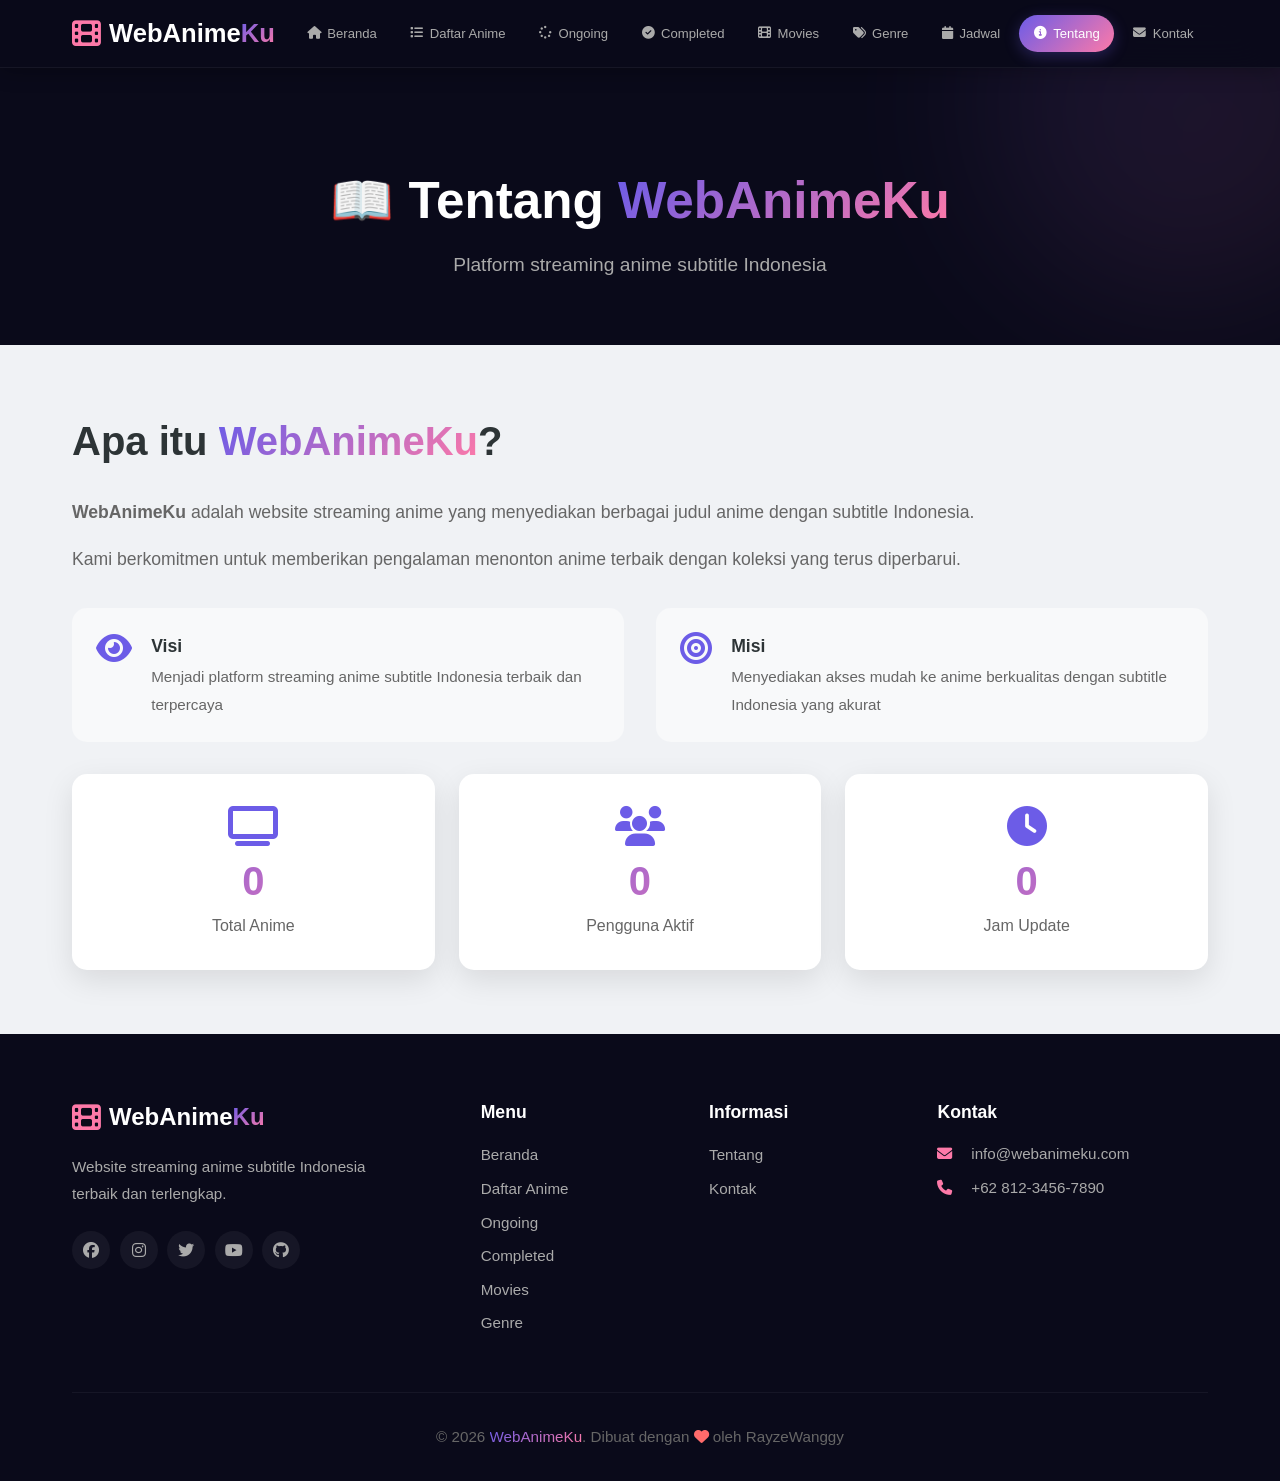
<file: about.html>
<!DOCTYPE html>
<html lang="id">
<head>
    <meta charset="UTF-8">
    <meta name="viewport" content="width=device-width, initial-scale=1.0">
    <title>Tentang - WebAnimeKu</title>
    <link rel="stylesheet" href="style.css">
    <link rel="stylesheet" href="https://cdnjs.cloudflare.com/ajax/libs/font-awesome/6.5.0/css/all.min.css">
</head>
<body>
    <nav class="navbar">
        <div class="container">
            <div class="logo">
                <i class="fas fa-film"></i>
                <span>WebAnime<span class="gradient-text">Ku</span></span>
            </div>
            <ul class="nav-menu">
                <li><a href="index.html"><i class="fas fa-home"></i> Beranda</a></li>
                <li><a href="anime-list.html"><i class="fas fa-list"></i> Daftar Anime</a></li>
                <li><a href="ongoing.html"><i class="fas fa-spinner"></i> Ongoing</a></li>
                <li><a href="completed.html"><i class="fas fa-check-circle"></i> Completed</a></li>
                <li><a href="movies.html"><i class="fas fa-film"></i> Movies</a></li>
                <li><a href="genre.html"><i class="fas fa-tags"></i> Genre</a></li>
                <li><a href="schedule.html"><i class="fas fa-calendar"></i> Jadwal</a></li>
                <li><a href="about.html" class="active"><i class="fas fa-info-circle"></i> Tentang</a></li>
                <li><a href="contact.html"><i class="fas fa-envelope"></i> Kontak</a></li>
            </ul>
            <div class="hamburger">
                <span></span>
                <span></span>
                <span></span>
            </div>
        </div>
    </nav>

    <section class="page-header">
        <div class="container">
            <h1>📖 Tentang <span class="gradient-text">WebAnimeKu</span></h1>
            <p>Platform streaming anime subtitle Indonesia</p>
        </div>
    </section>

    <section class="about-content">
        <div class="container">
            <div class="about-grid">
                <div class="about-text">
                    <h2>Apa itu <span class="gradient-text">WebAnimeKu</span>?</h2>
                    <p><strong>WebAnimeKu</strong> adalah website streaming anime yang menyediakan berbagai judul anime dengan subtitle Indonesia.</p>
                    <p>Kami berkomitmen untuk memberikan pengalaman menonton anime terbaik dengan koleksi yang terus diperbarui.</p>
                    
                    <div class="about-mission">
                        <div class="mission-item">
                            <i class="fas fa-eye"></i>
                            <div>
                                <h4>Visi</h4>
                                <p>Menjadi platform streaming anime subtitle Indonesia terbaik dan terpercaya</p>
                            </div>
                        </div>
                        <div class="mission-item">
                            <i class="fas fa-bullseye"></i>
                            <div>
                                <h4>Misi</h4>
                                <p>Menyediakan akses mudah ke anime berkualitas dengan subtitle Indonesia yang akurat</p>
                            </div>
                        </div>
                    </div>

                    <div class="about-stats">
                        <div class="stat-card">
                            <i class="fas fa-tv"></i>
                            <span class="number" data-target="500">0</span>
                            <span>Total Anime</span>
                        </div>
                        <div class="stat-card">
                            <i class="fas fa-users"></i>
                            <span class="number" data-target="1000">0</span>
                            <span>Pengguna Aktif</span>
                        </div>
                        <div class="stat-card">
                            <i class="fas fa-clock"></i>
                            <span class="number" data-target="24">0</span>
                            <span>Jam Update</span>
                        </div>
                    </div>
                </div>
            </div>
        </div>
    </section>

    <footer>
        <div class="container">
            <div class="footer-grid">
                <div class="footer-about">
                    <div class="logo">
                        <i class="fas fa-film"></i>
                        <span>WebAnime<span class="gradient-text">Ku</span></span>
                    </div>
                    <p>Website streaming anime subtitle Indonesia terbaik dan terlengkap.</p>
                    <div class="social-links">
                        <a href="#"><i class="fab fa-facebook"></i></a>
                        <a href="#"><i class="fab fa-instagram"></i></a>
                        <a href="#"><i class="fab fa-twitter"></i></a>
                        <a href="#"><i class="fab fa-youtube"></i></a>
                        <a href="#"><i class="fab fa-github"></i></a>
                    </div>
                </div>
                <div class="footer-links">
                    <h4>Menu</h4>
                    <ul>
                        <li><a href="index.html">Beranda</a></li>
                        <li><a href="anime-list.html">Daftar Anime</a></li>
                        <li><a href="ongoing.html">Ongoing</a></li>
                        <li><a href="completed.html">Completed</a></li>
                        <li><a href="movies.html">Movies</a></li>
                        <li><a href="genre.html">Genre</a></li>
                    </ul>
                </div>
                <div class="footer-links">
                    <h4>Informasi</h4>
                    <ul>
                        <li><a href="about.html">Tentang</a></li>
                        <li><a href="contact.html">Kontak</a></li>
                    </ul>
                </div>
                <div class="footer-contact">
                    <h4>Kontak</h4>
                    <p><i class="fas fa-envelope"></i> info@webanimeku.com</p>
                    <p><i class="fas fa-phone"></i> +62 812-3456-7890</p>
                </div>
            </div>
            <div class="footer-bottom">
                <p>&copy; 2026 <span class="gradient-text">WebAnimeKu</span>. Dibuat dengan <i class="fas fa-heart" style="color: #ff6b6b;"></i> oleh RayzeWanggy</p>
            </div>
        </div>
    </footer>

    <script src="script.js"></script>
</body>
</html>
</file>
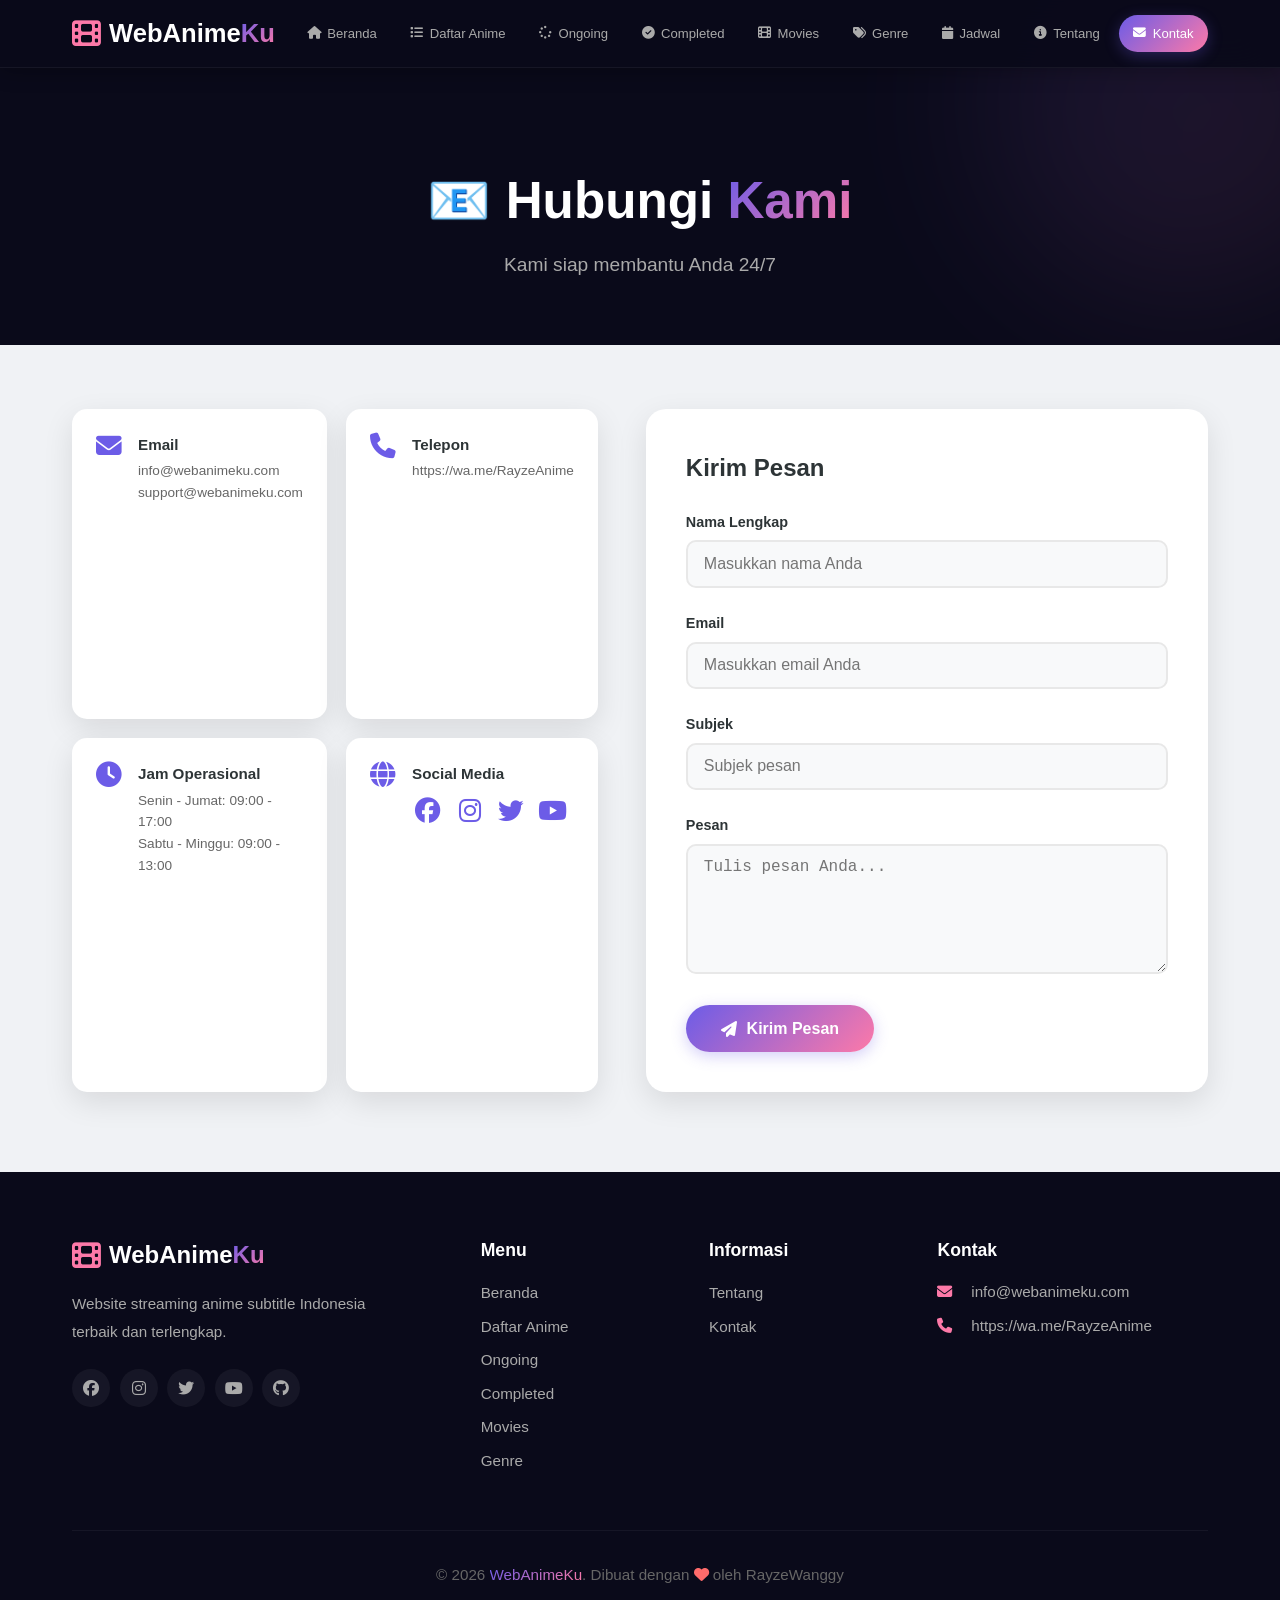
<file: contact.html>
<!DOCTYPE html>
<html lang="id">
<head>
    <meta charset="UTF-8">
    <meta name="viewport" content="width=device-width, initial-scale=1.0">
    <title>Kontak - WebAnimeKu</title>
    <link rel="stylesheet" href="style.css">
    <link rel="stylesheet" href="https://cdnjs.cloudflare.com/ajax/libs/font-awesome/6.5.0/css/all.min.css">
</head>
<body>
    <nav class="navbar">
        <div class="container">
            <div class="logo">
                <i class="fas fa-film"></i>
                <span>WebAnime<span class="gradient-text">Ku</span></span>
            </div>
            <ul class="nav-menu">
                <li><a href="index.html"><i class="fas fa-home"></i> Beranda</a></li>
                <li><a href="anime-list.html"><i class="fas fa-list"></i> Daftar Anime</a></li>
                <li><a href="ongoing.html"><i class="fas fa-spinner"></i> Ongoing</a></li>
                <li><a href="completed.html"><i class="fas fa-check-circle"></i> Completed</a></li>
                <li><a href="movies.html"><i class="fas fa-film"></i> Movies</a></li>
                <li><a href="genre.html"><i class="fas fa-tags"></i> Genre</a></li>
                <li><a href="schedule.html"><i class="fas fa-calendar"></i> Jadwal</a></li>
                <li><a href="about.html"><i class="fas fa-info-circle"></i> Tentang</a></li>
                <li><a href="contact.html" class="active"><i class="fas fa-envelope"></i> Kontak</a></li>
            </ul>
            <div class="hamburger">
                <span></span>
                <span></span>
                <span></span>
            </div>
        </div>
    </nav>

    <section class="page-header">
        <div class="container">
            <h1>📧 Hubungi <span class="gradient-text">Kami</span></h1>
            <p>Kami siap membantu Anda 24/7</p>
        </div>
    </section>

    <section class="contact-section">
        <div class="container">
            <div class="contact-grid">
                <div class="contact-info">
                    <div class="info-card">
                        <i class="fas fa-envelope"></i>
                        <div>
                            <h4>Email</h4>
                            <p>info@webanimeku.com</p>
                            <p>support@webanimeku.com</p>
                        </div>
                    </div>
                    <div class="info-card">
                        <i class="fas fa-phone"></i>
                        <div>
                            <h4>Telepon</h4>
                            <phttps://wa.me/RayzeAnime</p>
                            <p>https://wa.me/RayzeAnime</p>
                        </div>
                    </div>
                    <div class="info-card">
                        <i class="fas fa-clock"></i>
                        <div>
                            <h4>Jam Operasional</h4>
                            <p>Senin - Jumat: 09:00 - 17:00</p>
                            <p>Sabtu - Minggu: 09:00 - 13:00</p>
                        </div>
                    </div>
                    <div class="info-card">
                        <i class="fas fa-globe"></i>
                        <div>
                            <h4>Social Media</h4>
                            <div class="social-links" style="margin-top: 0.5rem;">
                                <a href="#"><i class="fab fa-facebook"></i></a>
                                <a href="#"><i class="fab fa-instagram"></i></a>
                                <a href="#"><i class="fab fa-twitter"></i></a>
                                <a href="#"><i class="fab fa-youtube"></i></a>
                            </div>
                        </div>
                    </div>
                </div>
                <div class="contact-form-wrapper">
                    <form class="contact-form" onsubmit="return handleSubmit(event)">
                        <h3>Kirim Pesan</h3>
                        <div class="form-group">
                            <label>Nama Lengkap</label>
                            <input type="text" placeholder="Masukkan nama Anda" required>
                        </div>
                        <div class="form-group">
                            <label>Email</label>
                            <input type="email" placeholder="Masukkan email Anda" required>
                        </div>
                        <div class="form-group">
                            <label>Subjek</label>
                            <input type="text" placeholder="Subjek pesan" required>
                        </div>
                        <div class="form-group">
                            <label>Pesan</label>
                            <textarea placeholder="Tulis pesan Anda..." required></textarea>
                        </div>
                        <button type="submit" class="btn-primary">
                            <i class="fas fa-paper-plane"></i> Kirim Pesan
                        </button>
                    </form>
                </div>
            </div>
        </div>
    </section>

    <footer>
        <div class="container">
            <div class="footer-grid">
                <div class="footer-about">
                    <div class="logo">
                        <i class="fas fa-film"></i>
                        <span>WebAnime<span class="gradient-text">Ku</span></span>
                    </div>
                    <p>Website streaming anime subtitle Indonesia terbaik dan terlengkap.</p>
                    <div class="social-links">
                        <a href="#"><i class="fab fa-facebook"></i></a>
                        <a href="#"><i class="fab fa-instagram"></i></a>
                        <a href="#"><i class="fab fa-twitter"></i></a>
                        <a href="#"><i class="fab fa-youtube"></i></a>
                        <a href="#"><i class="fab fa-github"></i></a>
                    </div>
                </div>
                <div class="footer-links">
                    <h4>Menu</h4>
                    <ul>
                        <li><a href="index.html">Beranda</a></li>
                        <li><a href="anime-list.html">Daftar Anime</a></li>
                        <li><a href="ongoing.html">Ongoing</a></li>
                        <li><a href="completed.html">Completed</a></li>
                        <li><a href="movies.html">Movies</a></li>
                        <li><a href="genre.html">Genre</a></li>
                    </ul>
                </div>
                <div class="footer-links">
                    <h4>Informasi</h4>
                    <ul>
                        <li><a href="about.html">Tentang</a></li>
                        <li><a href="contact.html">Kontak</a></li>
                    </ul>
                </div>
                <div class="footer-contact">
                    <h4>Kontak</h4>
                    <p><i class="fas fa-envelope"></i> info@webanimeku.com</p>
                    <p><i class="fas fa-phone"></i> https://wa.me/RayzeAnime</p>
                </div>
            </div>
            <div class="footer-bottom">
                <p>&copy; 2026 <span class="gradient-text">WebAnimeKu</span>. Dibuat dengan <i class="fas fa-heart" style="color: #ff6b6b;"></i> oleh RayzeWanggy</p>
            </div>
        </div>
    </footer>

    <script src="script.js"></script>
    <script>
        function handleSubmit(e) {
            e.preventDefault();
            alert('✅ Pesan berhasil dikirim! Kami akan segera menghubungi Anda.');
            e.target.reset();
            return false;
        }
    </script>
</body>
</html>
</file>
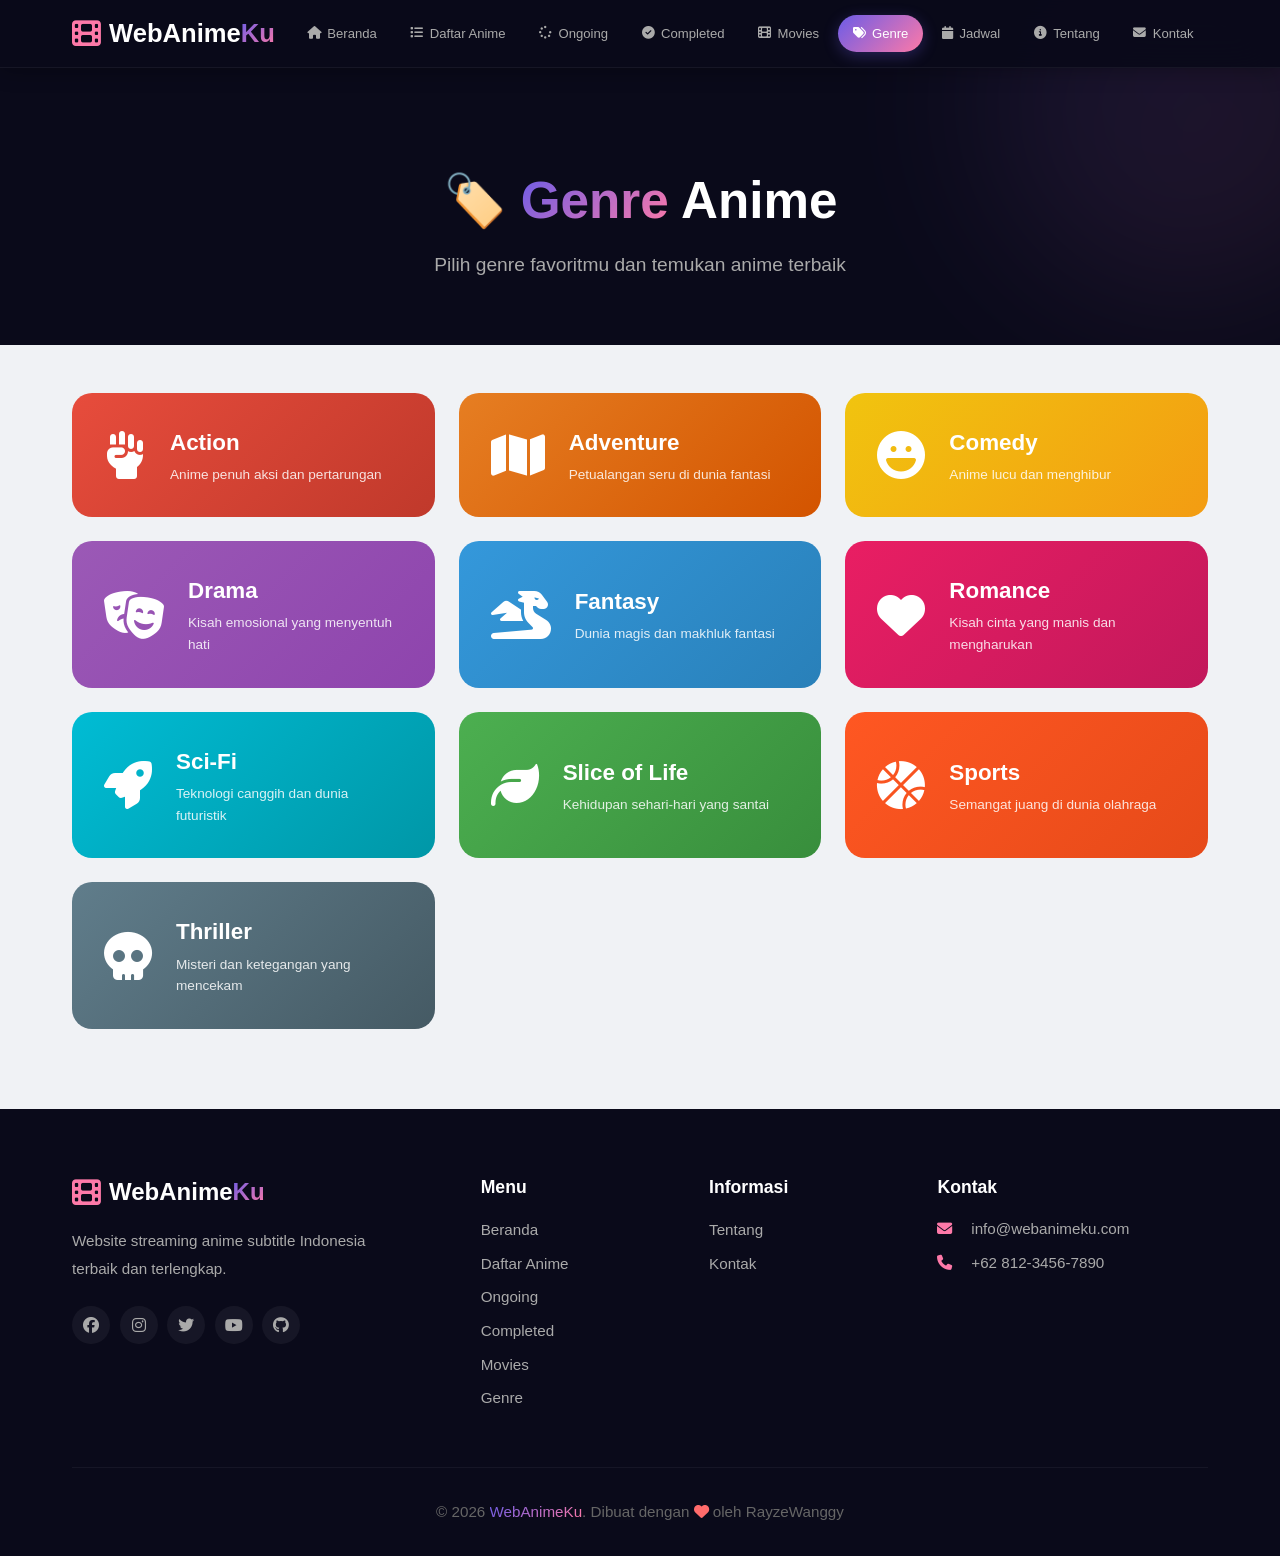
<file: genre.html>
<!DOCTYPE html>
<html lang="id">
<head>
    <meta charset="UTF-8">
    <meta name="viewport" content="width=device-width, initial-scale=1.0">
    <title>Genre Anime - WebAnimeKu</title>
    <link rel="stylesheet" href="style.css">
    <link rel="stylesheet" href="https://cdnjs.cloudflare.com/ajax/libs/font-awesome/6.5.0/css/all.min.css">
</head>
<body>
    <nav class="navbar">
        <div class="container">
            <div class="logo">
                <i class="fas fa-film"></i>
                <span>WebAnime<span class="gradient-text">Ku</span></span>
            </div>
            <ul class="nav-menu">
                <li><a href="index.html"><i class="fas fa-home"></i> Beranda</a></li>
                <li><a href="anime-list.html"><i class="fas fa-list"></i> Daftar Anime</a></li>
                <li><a href="ongoing.html"><i class="fas fa-spinner"></i> Ongoing</a></li>
                <li><a href="completed.html"><i class="fas fa-check-circle"></i> Completed</a></li>
                <li><a href="movies.html"><i class="fas fa-film"></i> Movies</a></li>
                <li><a href="genre.html" class="active"><i class="fas fa-tags"></i> Genre</a></li>
                <li><a href="schedule.html"><i class="fas fa-calendar"></i> Jadwal</a></li>
                <li><a href="about.html"><i class="fas fa-info-circle"></i> Tentang</a></li>
                <li><a href="contact.html"><i class="fas fa-envelope"></i> Kontak</a></li>
            </ul>
            <div class="hamburger">
                <span></span>
                <span></span>
                <span></span>
            </div>
        </div>
    </nav>

    <section class="page-header">
        <div class="container">
            <h1>🏷️ <span class="gradient-text">Genre</span> Anime</h1>
            <p>Pilih genre favoritmu dan temukan anime terbaik</p>
        </div>
    </section>

    <section class="genre-list-section">
        <div class="container">
            <div class="genre-full-grid">
                <a href="anime-list.html?genre=action" class="genre-card-large" style="background: linear-gradient(135deg, #e74c3c, #c0392b);">
                    <i class="fas fa-fist-raised"></i>
                    <div class="genre-info">
                        <h3>Action</h3>
                        <p>Anime penuh aksi dan pertarungan</p>
                    </div>
                </a>
                <a href="anime-list.html?genre=adventure" class="genre-card-large" style="background: linear-gradient(135deg, #e67e22, #d35400);">
                    <i class="fas fa-map"></i>
                    <div class="genre-info">
                        <h3>Adventure</h3>
                        <p>Petualangan seru di dunia fantasi</p>
                    </div>
                </a>
                <a href="anime-list.html?genre=comedy" class="genre-card-large" style="background: linear-gradient(135deg, #f1c40f, #f39c12);">
                    <i class="fas fa-laugh"></i>
                    <div class="genre-info">
                        <h3>Comedy</h3>
                        <p>Anime lucu dan menghibur</p>
                    </div>
                </a>
                <a href="anime-list.html?genre=drama" class="genre-card-large" style="background: linear-gradient(135deg, #9b59b6, #8e44ad);">
                    <i class="fas fa-theater-masks"></i>
                    <div class="genre-info">
                        <h3>Drama</h3>
                        <p>Kisah emosional yang menyentuh hati</p>
                    </div>
                </a>
                <a href="anime-list.html?genre=fantasy" class="genre-card-large" style="background: linear-gradient(135deg, #3498db, #2980b9);">
                    <i class="fas fa-dragon"></i>
                    <div class="genre-info">
                        <h3>Fantasy</h3>
                        <p>Dunia magis dan makhluk fantasi</p>
                    </div>
                </a>
                <a href="anime-list.html?genre=romance" class="genre-card-large" style="background: linear-gradient(135deg, #e91e63, #c2185b);">
                    <i class="fas fa-heart"></i>
                    <div class="genre-info">
                        <h3>Romance</h3>
                        <p>Kisah cinta yang manis dan mengharukan</p>
                    </div>
                </a>
                <a href="anime-list.html?genre=sci-fi" class="genre-card-large" style="background: linear-gradient(135deg, #00bcd4, #0097a7);">
                    <i class="fas fa-rocket"></i>
                    <div class="genre-info">
                        <h3>Sci-Fi</h3>
                        <p>Teknologi canggih dan dunia futuristik</p>
                    </div>
                </a>
                <a href="anime-list.html?genre=slice-of-life" class="genre-card-large" style="background: linear-gradient(135deg, #4caf50, #388e3c);">
                    <i class="fas fa-leaf"></i>
                    <div class="genre-info">
                        <h3>Slice of Life</h3>
                        <p>Kehidupan sehari-hari yang santai</p>
                    </div>
                </a>
                <a href="anime-list.html?genre=sports" class="genre-card-large" style="background: linear-gradient(135deg, #ff5722, #e64a19);">
                    <i class="fas fa-basketball-ball"></i>
                    <div class="genre-info">
                        <h3>Sports</h3>
                        <p>Semangat juang di dunia olahraga</p>
                    </div>
                </a>
                <a href="anime-list.html?genre=thriller" class="genre-card-large" style="background: linear-gradient(135deg, #607d8b, #455a64);">
                    <i class="fas fa-skull"></i>
                    <div class="genre-info">
                        <h3>Thriller</h3>
                        <p>Misteri dan ketegangan yang mencekam</p>
                    </div>
                </a>
            </div>
        </div>
    </section>

    <footer>
        <div class="container">
            <div class="footer-grid">
                <div class="footer-about">
                    <div class="logo">
                        <i class="fas fa-film"></i>
                        <span>WebAnime<span class="gradient-text">Ku</span></span>
                    </div>
                    <p>Website streaming anime subtitle Indonesia terbaik dan terlengkap.</p>
                    <div class="social-links">
                        <a href="#"><i class="fab fa-facebook"></i></a>
                        <a href="#"><i class="fab fa-instagram"></i></a>
                        <a href="#"><i class="fab fa-twitter"></i></a>
                        <a href="#"><i class="fab fa-youtube"></i></a>
                        <a href="#"><i class="fab fa-github"></i></a>
                    </div>
                </div>
                <div class="footer-links">
                    <h4>Menu</h4>
                    <ul>
                        <li><a href="index.html">Beranda</a></li>
                        <li><a href="anime-list.html">Daftar Anime</a></li>
                        <li><a href="ongoing.html">Ongoing</a></li>
                        <li><a href="completed.html">Completed</a></li>
                        <li><a href="movies.html">Movies</a></li>
                        <li><a href="genre.html">Genre</a></li>
                    </ul>
                </div>
                <div class="footer-links">
                    <h4>Informasi</h4>
                    <ul>
                        <li><a href="about.html">Tentang</a></li>
                        <li><a href="contact.html">Kontak</a></li>
                    </ul>
                </div>
                <div class="footer-contact">
                    <h4>Kontak</h4>
                    <p><i class="fas fa-envelope"></i> info@webanimeku.com</p>
                    <p><i class="fas fa-phone"></i> +62 812-3456-7890</p>
                </div>
            </div>
            <div class="footer-bottom">
                <p>&copy; 2026 <span class="gradient-text">WebAnimeKu</span>. Dibuat dengan <i class="fas fa-heart" style="color: #ff6b6b;"></i> oleh RayzeWanggy</p>
            </div>
        </div>
    </footer>

    <script src="script.js"></script>
</body>
</html>
</file>
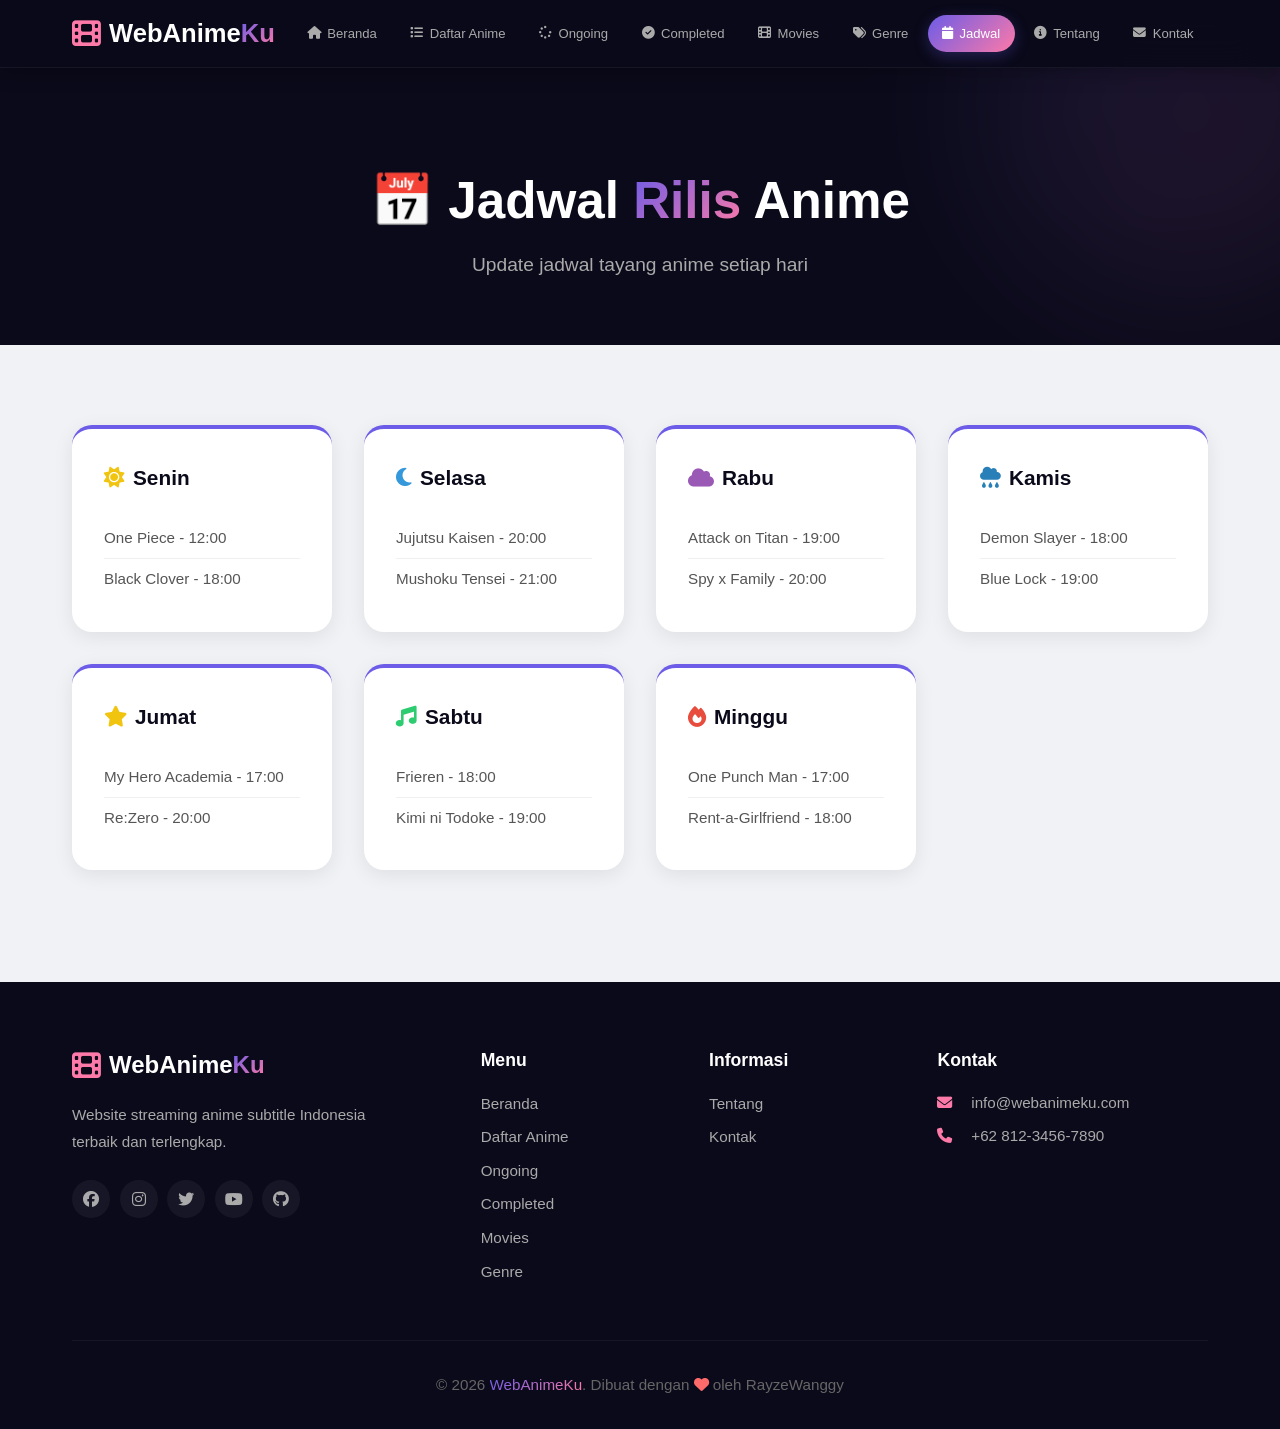
<file: schedule.html>
<!DOCTYPE html>
<html lang="id">
<head>
    <meta charset="UTF-8">
    <meta name="viewport" content="width=device-width, initial-scale=1.0">
    <title>Jadwal Rilis - WebAnimeKu</title>
    <link rel="stylesheet" href="style.css">
    <link rel="stylesheet" href="https://cdnjs.cloudflare.com/ajax/libs/font-awesome/6.5.0/css/all.min.css">
</head>
<body>
    <nav class="navbar">
        <div class="container">
            <div class="logo">
                <i class="fas fa-film"></i>
                <span>WebAnime<span class="gradient-text">Ku</span></span>
            </div>
            <ul class="nav-menu">
                <li><a href="index.html"><i class="fas fa-home"></i> Beranda</a></li>
                <li><a href="anime-list.html"><i class="fas fa-list"></i> Daftar Anime</a></li>
                <li><a href="ongoing.html"><i class="fas fa-spinner"></i> Ongoing</a></li>
                <li><a href="completed.html"><i class="fas fa-check-circle"></i> Completed</a></li>
                <li><a href="movies.html"><i class="fas fa-film"></i> Movies</a></li>
                <li><a href="genre.html"><i class="fas fa-tags"></i> Genre</a></li>
                <li><a href="schedule.html" class="active"><i class="fas fa-calendar"></i> Jadwal</a></li>
                <li><a href="about.html"><i class="fas fa-info-circle"></i> Tentang</a></li>
                <li><a href="contact.html"><i class="fas fa-envelope"></i> Kontak</a></li>
            </ul>
            <div class="hamburger">
                <span></span>
                <span></span>
                <span></span>
            </div>
        </div>
    </nav>

    <section class="page-header">
        <div class="container">
            <h1>📅 Jadwal <span class="gradient-text">Rilis</span> Anime</h1>
            <p>Update jadwal tayang anime setiap hari</p>
        </div>
    </section>

    <section class="schedule-section">
        <div class="container">
            <div class="schedule-grid">
                <div class="schedule-day">
                    <h2><i class="fas fa-sun" style="color: #f1c40f;"></i> Senin</h2>
                    <ul>
                        <li>One Piece - 12:00</li>
                        <li>Black Clover - 18:00</li>
                    </ul>
                </div>
                <div class="schedule-day">
                    <h2><i class="fas fa-moon" style="color: #3498db;"></i> Selasa</h2>
                    <ul>
                        <li>Jujutsu Kaisen - 20:00</li>
                        <li>Mushoku Tensei - 21:00</li>
                    </ul>
                </div>
                <div class="schedule-day">
                    <h2><i class="fas fa-cloud" style="color: #9b59b6;"></i> Rabu</h2>
                    <ul>
                        <li>Attack on Titan - 19:00</li>
                        <li>Spy x Family - 20:00</li>
                    </ul>
                </div>
                <div class="schedule-day">
                    <h2><i class="fas fa-cloud-rain" style="color: #2980b9;"></i> Kamis</h2>
                    <ul>
                        <li>Demon Slayer - 18:00</li>
                        <li>Blue Lock - 19:00</li>
                    </ul>
                </div>
                <div class="schedule-day">
                    <h2><i class="fas fa-star" style="color: #f1c40f;"></i> Jumat</h2>
                    <ul>
                        <li>My Hero Academia - 17:00</li>
                        <li>Re:Zero - 20:00</li>
                    </ul>
                </div>
                <div class="schedule-day">
                    <h2><i class="fas fa-music" style="color: #2ecc71;"></i> Sabtu</h2>
                    <ul>
                        <li>Frieren - 18:00</li>
                        <li>Kimi ni Todoke - 19:00</li>
                    </ul>
                </div>
                <div class="schedule-day">
                    <h2><i class="fas fa-fire" style="color: #e74c3c;"></i> Minggu</h2>
                    <ul>
                        <li>One Punch Man - 17:00</li>
                        <li>Rent-a-Girlfriend - 18:00</li>
                    </ul>
                </div>
            </div>
        </div>
    </section>

    <footer>
        <div class="container">
            <div class="footer-grid">
                <div class="footer-about">
                    <div class="logo">
                        <i class="fas fa-film"></i>
                        <span>WebAnime<span class="gradient-text">Ku</span></span>
                    </div>
                    <p>Website streaming anime subtitle Indonesia terbaik dan terlengkap.</p>
                    <div class="social-links">
                        <a href="#"><i class="fab fa-facebook"></i></a>
                        <a href="#"><i class="fab fa-instagram"></i></a>
                        <a href="#"><i class="fab fa-twitter"></i></a>
                        <a href="#"><i class="fab fa-youtube"></i></a>
                        <a href="#"><i class="fab fa-github"></i></a>
                    </div>
                </div>
                <div class="footer-links">
                    <h4>Menu</h4>
                    <ul>
                        <li><a href="index.html">Beranda</a></li>
                        <li><a href="anime-list.html">Daftar Anime</a></li>
                        <li><a href="ongoing.html">Ongoing</a></li>
                        <li><a href="completed.html">Completed</a></li>
                        <li><a href="movies.html">Movies</a></li>
                        <li><a href="genre.html">Genre</a></li>
                    </ul>
                </div>
                <div class="footer-links">
                    <h4>Informasi</h4>
                    <ul>
                        <li><a href="about.html">Tentang</a></li>
                        <li><a href="contact.html">Kontak</a></li>
                    </ul>
                </div>
                <div class="footer-contact">
                    <h4>Kontak</h4>
                    <p><i class="fas fa-envelope"></i> info@webanimeku.com</p>
                    <p><i class="fas fa-phone"></i> +62 812-3456-7890</p>
                </div>
            </div>
            <div class="footer-bottom">
                <p>&copy; 2026 <span class="gradient-text">WebAnimeKu</span>. Dibuat dengan <i class="fas fa-heart" style="color: #ff6b6b;"></i> oleh RayzeWanggy</p>
            </div>
        </div>
    </footer>

    <script src="script.js"></script>
    <style>
        .schedule-grid {
            display: grid;
            grid-template-columns: repeat(auto-fill, minmax(250px, 1fr));
            gap: 2rem;
            padding: 2rem 0;
        }

        .schedule-day {
            background: white;
            border-radius: 20px;
            padding: 2rem;
            box-shadow: 0 5px 20px rgba(0,0,0,0.08);
            transition: all 0.3s;
        }

        .schedule-day:hover {
            transform: translateY(-5px);
            box-shadow: 0 15px 40px rgba(108, 92, 231, 0.15);
        }

        .schedule-day h2 {
            font-size: 1.3rem;
            margin-bottom: 1.5rem;
            color: var(--dark);
            display: flex;
            align-items: center;
            gap: 0.5rem;
        }

        .schedule-day ul {
            list-style: none;
        }

        .schedule-day li {
            padding: 0.5rem 0;
            border-bottom: 1px solid #f0f0f0;
            color: #555;
            display: flex;
            justify-content: space-between;
        }

        .schedule-day li:last-child {
            border-bottom: none;
        }
    </style>
</body>
</html>
</file>
<file: style.css>
/* ============================================
   WEBANIMEKU - STYLE CSS LENGKAP
   Dibuat dengan ❤️ oleh RayzeWanggy
   ============================================ */

/* ===== RESET & VARIABLES ===== */
* {
    margin: 0;
    padding: 0;
    box-sizing: border-box;
}

:root {
    --primary: #6c5ce7;
    --primary-dark: #5a4bd1;
    --primary-light: #a29bfe;
    --secondary: #fd79a8;
    --secondary-dark: #e84393;
    --gradient: linear-gradient(135deg, #6c5ce7, #fd79a8);
    --gradient-hover: linear-gradient(135deg, #5a4bd1, #e84393);
    --dark: #0a0a1a;
    --dark-card: #1a1a2e;
    --light: #f8f9fa;
    --text: #2d3436;
    --text-light: #636e72;
    --shadow: 0 10px 30px rgba(0, 0, 0, 0.1);
    --shadow-hover: 0 20px 50px rgba(108, 92, 231, 0.25);
    --shadow-glow: 0 0 30px rgba(108, 92, 231, 0.3);
    --border-radius: 20px;
    --transition: all 0.3s cubic-bezier(0.4, 0, 0.2, 1);
}

html {
    scroll-behavior: smooth;
}

body {
    font-family: 'Segoe UI', Tahoma, Geneva, Verdana, sans-serif;
    line-height: 1.6;
    color: var(--text);
    overflow-x: hidden;
    background: #f0f2f5;
}

.container {
    max-width: 1200px;
    margin: 0 auto;
    padding: 0 2rem;
}

.gradient-text {
    background: var(--gradient);
    -webkit-background-clip: text;
    -webkit-text-fill-color: transparent;
    background-clip: text;
}

/* ============================================
   SCROLLBAR CUSTOM
   ============================================ */
::-webkit-scrollbar {
    width: 10px;
}

::-webkit-scrollbar-track {
    background: var(--dark);
}

::-webkit-scrollbar-thumb {
    background: var(--gradient);
    border-radius: 10px;
}

::-webkit-scrollbar-thumb:hover {
    background: var(--gradient-hover);
}

/* ============================================
   NAVBAR
   ============================================ */
.navbar {
    background: rgba(10, 10, 26, 0.95);
    backdrop-filter: blur(20px);
    -webkit-backdrop-filter: blur(20px);
    padding: 0.8rem 0;
    position: fixed;
    width: 100%;
    top: 0;
    z-index: 1000;
    border-bottom: 1px solid rgba(255, 255, 255, 0.05);
    transition: var(--transition);
}

.navbar.scrolled {
    background: rgba(10, 10, 26, 0.98);
    box-shadow: 0 4px 30px rgba(0, 0, 0, 0.5);
}

.navbar .container {
    display: flex;
    justify-content: space-between;
    align-items: center;
}

.logo {
    display: flex;
    align-items: center;
    gap: 0.5rem;
    font-size: 1.6rem;
    font-weight: 800;
    color: white;
    text-decoration: none;
}

.logo i {
    color: var(--secondary);
    font-size: 1.8rem;
    animation: pulse 2s ease-in-out infinite;
}

@keyframes pulse {
    0%, 100% { transform: scale(1); }
    50% { transform: scale(1.1); }
}

.nav-menu {
    display: flex;
    list-style: none;
    gap: 0.3rem;
    align-items: center;
    flex-wrap: wrap;
}

.nav-menu a {
    color: #aaa;
    text-decoration: none;
    font-weight: 500;
    font-size: 0.82rem;
    transition: var(--transition);
    padding: 0.5rem 0.9rem;
    border-radius: 50px;
    position: relative;
    display: flex;
    align-items: center;
    gap: 0.4rem;
}

.nav-menu a i {
    font-size: 0.8rem;
}

.nav-menu a:hover {
    color: white;
    background: rgba(108, 92, 231, 0.15);
}

.nav-menu a.active {
    background: var(--gradient);
    color: white;
    box-shadow: 0 4px 15px rgba(108, 92, 231, 0.3);
}

.nav-menu a.active:hover {
    box-shadow: 0 4px 25px rgba(108, 92, 231, 0.5);
    transform: translateY(-2px);
}

.hamburger {
    display: none;
    flex-direction: column;
    cursor: pointer;
    gap: 4px;
    padding: 5px;
}

.hamburger span {
    width: 28px;
    height: 3px;
    background: white;
    border-radius: 10px;
    transition: var(--transition);
}

.hamburger.active span:nth-child(1) {
    transform: rotate(45deg) translate(5px, 5px);
}

.hamburger.active span:nth-child(2) {
    opacity: 0;
}

.hamburger.active span:nth-child(3) {
    transform: rotate(-45deg) translate(5px, -5px);
}

/* ============================================
   BUTTONS
   ============================================ */
.btn-primary {
    display: inline-flex;
    align-items: center;
    gap: 0.6rem;
    padding: 0.9rem 2.2rem;
    background: var(--gradient);
    color: white;
    text-decoration: none;
    border-radius: 50px;
    font-weight: 600;
    font-size: 1rem;
    transition: var(--transition);
    border: none;
    cursor: pointer;
    box-shadow: 0 4px 15px rgba(108, 92, 231, 0.3);
}

.btn-primary:hover {
    transform: translateY(-3px);
    box-shadow: 0 8px 30px rgba(108, 92, 231, 0.4);
}

.btn-primary:active {
    transform: translateY(0);
}

.btn-secondary {
    display: inline-flex;
    align-items: center;
    gap: 0.6rem;
    padding: 0.9rem 2.2rem;
    background: transparent;
    color: white;
    text-decoration: none;
    border-radius: 50px;
    font-weight: 600;
    font-size: 1rem;
    border: 2px solid rgba(255, 255, 255, 0.2);
    transition: var(--transition);
    cursor: pointer;
}

.btn-secondary:hover {
    border-color: var(--secondary);
    background: rgba(253, 121, 168, 0.1);
    transform: translateY(-3px);
}

.btn-small {
    padding: 0.5rem 1.2rem;
    font-size: 0.85rem;
}

/* ============================================
   HERO SECTION
   ============================================ */
.hero {
    min-height: 100vh;
    display: flex;
    align-items: center;
    padding: 8rem 0 4rem;
    background: var(--dark);
    color: white;
    position: relative;
    overflow: hidden;
}

.hero::before {
    content: '';
    position: absolute;
    width: 600px;
    height: 600px;
    background: var(--gradient);
    border-radius: 50%;
    filter: blur(120px);
    top: -200px;
    right: -200px;
    opacity: 0.15;
    animation: floatBlob 8s ease-in-out infinite;
}

.hero::after {
    content: '';
    position: absolute;
    width: 400px;
    height: 400px;
    background: var(--secondary);
    border-radius: 50%;
    filter: blur(100px);
    bottom: -100px;
    left: -100px;
    opacity: 0.1;
    animation: floatBlob 10s ease-in-out infinite reverse;
}

@keyframes floatBlob {
    0%, 100% { transform: translate(0, 0) scale(1); }
    50% { transform: translate(50px, -30px) scale(1.1); }
}

.hero .container {
    display: grid;
    grid-template-columns: 1fr 1fr;
    gap: 4rem;
    align-items: center;
    position: relative;
    z-index: 1;
}

.hero-content .badge {
    display: inline-block;
    background: rgba(108, 92, 231, 0.2);
    color: var(--secondary);
    padding: 0.5rem 1.5rem;
    border-radius: 50px;
    font-size: 0.85rem;
    margin-bottom: 1.5rem;
    border: 1px solid rgba(253, 121, 168, 0.3);
    animation: fadeInUp 0.8s ease;
}

.hero-content h1 {
    font-size: 4rem;
    line-height: 1.1;
    margin-bottom: 1.5rem;
    animation: fadeInUp 0.8s ease 0.2s both;
}

.hero-content p {
    font-size: 1.2rem;
    color: #aaa;
    margin-bottom: 2rem;
    max-width: 500px;
    animation: fadeInUp 0.8s ease 0.4s both;
}

.hero-buttons {
    display: flex;
    gap: 1rem;
    flex-wrap: wrap;
    margin-bottom: 3rem;
    animation: fadeInUp 0.8s ease 0.6s both;
}

.hero-stats {
    display: flex;
    gap: 3rem;
    animation: fadeInUp 0.8s ease 0.8s both;
}

.stat {
    display: flex;
    flex-direction: column;
}

.stat .number {
    font-size: 2.8rem;
    font-weight: 800;
    color: white;
    background: var(--gradient);
    -webkit-background-clip: text;
    -webkit-text-fill-color: transparent;
    background-clip: text;
}

.stat .label {
    color: #aaa;
    font-size: 0.9rem;
}

/* Hero Image */
.hero-image {
    position: relative;
    display: flex;
    justify-content: center;
    align-items: center;
    animation: fadeInUp 0.8s ease 0.4s both;
}

.hero-illustration {
    font-size: 12rem;
    color: rgba(255, 255, 255, 0.05);
    animation: floatIcon 6s ease-in-out infinite;
}

@keyframes floatIcon {
    0%, 100% { transform: translateY(0) rotate(0deg); }
    50% { transform: translateY(-20px) rotate(-5deg); }
}

.floating-card {
    position: absolute;
    background: rgba(255, 255, 255, 0.06);
    backdrop-filter: blur(15px);
    -webkit-backdrop-filter: blur(15px);
    border: 1px solid rgba(255, 255, 255, 0.08);
    padding: 0.8rem 1.3rem;
    border-radius: 15px;
    display: flex;
    align-items: center;
    gap: 0.7rem;
    animation: floatCard 4s ease-in-out infinite;
    white-space: nowrap;
}

.floating-card i {
    font-size: 1.3rem;
    color: var(--secondary);
}

.floating-card span {
    color: white;
    font-weight: 500;
    font-size: 0.9rem;
}

.floating-card.card1 {
    top: 10%;
    left: -10%;
    animation-delay: 0s;
}

.floating-card.card2 {
    bottom: 25%;
    right: -15%;
    animation-delay: 1.5s;
}

.floating-card.card3 {
    top: 50%;
    right: -25%;
    animation-delay: 3s;
}

@keyframes floatCard {
    0%, 100% { transform: translateY(0) scale(1); }
    50% { transform: translateY(-15px) scale(1.05); }
}

/* ============================================
   ANIMATIONS
   ============================================ */
@keyframes fadeInUp {
    from {
        opacity: 0;
        transform: translateY(30px);
    }
    to {
        opacity: 1;
        transform: translateY(0);
    }
}

@keyframes fadeIn {
    from { opacity: 0; }
    to { opacity: 1; }
}

@keyframes slideInLeft {
    from {
        opacity: 0;
        transform: translateX(-50px);
    }
    to {
        opacity: 1;
        transform: translateX(0);
    }
}

@keyframes slideInRight {
    from {
        opacity: 0;
        transform: translateX(50px);
    }
    to {
        opacity: 1;
        transform: translateX(0);
    }
}

/* ============================================
   GENRE QUICK ACCESS
   ============================================ */
.genre-quick {
    padding: 5rem 0;
    background: white;
}

.genre-quick h2 {
    text-align: center;
    font-size: 2.8rem;
    margin-bottom: 3rem;
}

.genre-grid {
    display: grid;
    grid-template-columns: repeat(auto-fit, minmax(130px, 1fr));
    gap: 1rem;
}

.genre-card {
    display: flex;
    flex-direction: column;
    align-items: center;
    gap: 0.5rem;
    padding: 1.5rem 1rem;
    border-radius: 15px;
    text-decoration: none;
    color: white;
    transition: var(--transition);
    position: relative;
    overflow: hidden;
}

.genre-card::before {
    content: '';
    position: absolute;
    top: 0;
    left: 0;
    right: 0;
    bottom: 0;
    background: linear-gradient(135deg, rgba(255,255,255,0.2), transparent);
    opacity: 0;
    transition: var(--transition);
}

.genre-card:hover::before {
    opacity: 1;
}

.genre-card:hover {
    transform: translateY(-8px) scale(1.05);
    box-shadow: 0 15px 40px rgba(0, 0, 0, 0.2);
}

.genre-card i {
    font-size: 2.2rem;
    position: relative;
    z-index: 1;
}

.genre-card span {
    font-weight: 600;
    font-size: 0.85rem;
    position: relative;
    z-index: 1;
}

/* ============================================
   ANIME SECTION
   ============================================ */
.latest-anime,
.ongoing-anime,
.anime-list-section {
    padding: 4rem 0;
}

.section-header {
    display: flex;
    justify-content: space-between;
    align-items: center;
    margin-bottom: 2.5rem;
}

.section-header h2 {
    font-size: 2.2rem;
}

.view-all {
    color: var(--primary);
    text-decoration: none;
    font-weight: 600;
    display: flex;
    align-items: center;
    gap: 0.5rem;
    transition: var(--transition);
}

.view-all:hover {
    gap: 0.8rem;
    color: var(--secondary);
}

/* ============================================
   ANIME CARD
   ============================================ */
.anime-grid {
    display: grid;
    grid-template-columns: repeat(auto-fill, minmax(220px, 1fr));
    gap: 1.8rem;
}

.anime-card {
    background: white;
    border-radius: var(--border-radius);
    overflow: hidden;
    box-shadow: var(--shadow);
    transition: var(--transition);
    position: relative;
}

.anime-card:hover {
    transform: translateY(-12px);
    box-shadow: var(--shadow-hover);
}

.anime-image {
    position: relative;
    height: 280px;
    overflow: hidden;
    background: var(--gradient);
}

.anime-image img {
    width: 100%;
    height: 100%;
    object-fit: cover;
    transition: transform 0.6s cubic-bezier(0.4, 0, 0.2, 1);
}

.anime-card:hover .anime-image img {
    transform: scale(1.08);
}

.anime-rating {
    position: absolute;
    top: 0.8rem;
    right: 0.8rem;
    background: rgba(0, 0, 0, 0.75);
    backdrop-filter: blur(8px);
    -webkit-backdrop-filter: blur(8px);
    padding: 0.25rem 0.8rem;
    border-radius: 50px;
    color: white;
    font-size: 0.8rem;
    display: flex;
    align-items: center;
    gap: 0.3rem;
    font-weight: 600;
}

.anime-rating i {
    color: #f1c40f !important;
}

.anime-status {
    position: absolute;
    bottom: 0.8rem;
    left: 0.8rem;
    padding: 0.25rem 0.9rem;
    border-radius: 50px;
    font-size: 0.7rem;
    font-weight: 700;
    text-transform: uppercase;
    letter-spacing: 0.5px;
}

.anime-status.ongoing {
    background: linear-gradient(135deg, #00b894, #00a381);
    color: white;
    animation: pulseStatus 2s ease-in-out infinite;
}

@keyframes pulseStatus {
    0%, 100% { box-shadow: 0 0 0 0 rgba(0, 184, 148, 0.4); }
    50% { box-shadow: 0 0 0 8px rgba(0, 184, 148, 0); }
}

.anime-status.completed {
    background: linear-gradient(135deg, #636e72, #2d3436);
    color: white;
}

.anime-overlay {
    position: absolute;
    top: 0;
    left: 0;
    right: 0;
    bottom: 0;
    background: rgba(0, 0, 0, 0.5);
    backdrop-filter: blur(3px);
    -webkit-backdrop-filter: blur(3px);
    display: flex;
    align-items: center;
    justify-content: center;
    opacity: 0;
    transition: var(--transition);
}

.anime-card:hover .anime-overlay {
    opacity: 1;
}

.watch-btn {
    display: flex;
    align-items: center;
    gap: 0.6rem;
    padding: 0.7rem 1.8rem;
    background: var(--gradient);
    color: white;
    text-decoration: none;
    border-radius: 50px;
    font-weight: 600;
    font-size: 0.9rem;
    transition: var(--transition);
    transform: scale(0.8);
    box-shadow: 0 4px 20px rgba(108, 92, 231, 0.3);
}

.anime-card:hover .watch-btn {
    transform: scale(1);
}

.watch-btn:hover {
    transform: scale(1.08) !important;
    box-shadow: 0 8px 30px rgba(108, 92, 231, 0.5);
}

.anime-info {
    padding: 1.2rem 1.2rem 1.5rem;
}

.anime-info h3 {
    font-size: 1rem;
    margin-bottom: 0.5rem;
    color: var(--dark);
    white-space: nowrap;
    overflow: hidden;
    text-overflow: ellipsis;
    font-weight: 700;
}

.anime-meta {
    display: flex;
    gap: 0.5rem;
    flex-wrap: wrap;
}

.genre-tag {
    padding: 0.15rem 0.7rem;
    border-radius: 50px;
    font-size: 0.6rem;
    text-transform: uppercase;
    font-weight: 700;
    letter-spacing: 0.5px;
    color: white;
}

.genre-tag.action { background: linear-gradient(135deg, #e74c3c, #c0392b); }
.genre-tag.adventure { background: linear-gradient(135deg, #e67e22, #d35400); }
.genre-tag.comedy { background: linear-gradient(135deg, #f1c40f, #f39c12); color: #333; }
.genre-tag.drama { background: linear-gradient(135deg, #9b59b6, #8e44ad); }
.genre-tag.fantasy { background: linear-gradient(135deg, #3498db, #2980b9); }
.genre-tag.romance { background: linear-gradient(135deg, #e91e63, #c2185b); }
.genre-tag.sci-fi { background: linear-gradient(135deg, #00bcd4, #0097a7); }
.genre-tag.slice-of-life { background: linear-gradient(135deg, #4caf50, #388e3c); }
.genre-tag.sports { background: linear-gradient(135deg, #ff5722, #e64a19); }
.genre-tag.thriller { background: linear-gradient(135deg, #607d8b, #455a64); }

.episode {
    padding: 0.15rem 0.7rem;
    border-radius: 50px;
    font-size: 0.6rem;
    background: #f0f0f0;
    color: #666;
    font-weight: 700;
}

.anime-desc {
    font-size: 0.8rem;
    color: var(--text-light);
    margin-top: 0.7rem;
    display: -webkit-box;
    -webkit-line-clamp: 2;
    -webkit-box-orient: vertical;
    overflow: hidden;
    line-height: 1.4;
}

/* ============================================
   PAGE HEADER
   ============================================ */
.page-header {
    padding: 10rem 0 4rem;
    background: var(--dark);
    color: white;
    text-align: center;
    position: relative;
    overflow: hidden;
}

.page-header::before {
    content: '';
    position: absolute;
    width: 400px;
    height: 400px;
    background: var(--gradient);
    border-radius: 50%;
    filter: blur(80px);
    top: -100px;
    right: -100px;
    opacity: 0.1;
}

.page-header h1 {
    font-size: 3.2rem;
    position: relative;
    z-index: 1;
}

.page-header p {
    color: #aaa;
    font-size: 1.2rem;
    margin-top: 0.5rem;
    position: relative;
    z-index: 1;
}

/* ============================================
   ANIME FILTERS
   ============================================ */
.anime-filters-section {
    padding: 2rem 0;
    background: white;
    border-bottom: 1px solid #eee;
    position: sticky;
    top: 72px;
    z-index: 99;
}

.filter-wrapper {
    display: flex;
    flex-direction: column;
    gap: 1.5rem;
}

.search-box {
    position: relative;
    max-width: 500px;
    margin: 0 auto;
    width: 100%;
}

.search-box i {
    position: absolute;
    left: 1.2rem;
    top: 50%;
    transform: translateY(-50%);
    color: #aaa;
    font-size: 1rem;
}

.search-box input {
    width: 100%;
    padding: 0.9rem 1.2rem 0.9rem 3.5rem;
    border: 2px solid #e8e8e8;
    border-radius: 50px;
    font-size: 1rem;
    transition: var(--transition);
    background: #f8f9fa;
}

.search-box input:focus {
    border-color: var(--primary);
    outline: none;
    box-shadow: 0 0 0 4px rgba(108, 92, 231, 0.1);
    background: white;
}

.search-box input::placeholder {
    color: #aaa;
}

.filter-buttons {
    display: flex;
    flex-wrap: wrap;
    gap: 0.5rem;
    justify-content: center;
}

.filter-btn {
    padding: 0.4rem 1.2rem;
    border: 2px solid #e8e8e8;
    border-radius: 50px;
    background: white;
    cursor: pointer;
    font-size: 0.8rem;
    transition: var(--transition);
    font-weight: 600;
    color: #666;
}

.filter-btn:hover {
    border-color: var(--primary);
    color: var(--primary);
    transform: translateY(-2px);
}

.filter-btn.active {
    background: var(--gradient);
    color: white;
    border-color: transparent;
    box-shadow: 0 4px 15px rgba(108, 92, 231, 0.3);
}

.filter-btn.active:hover {
    box-shadow: 0 6px 25px rgba(108, 92, 231, 0.4);
    transform: translateY(-2px);
}

/* ============================================
   NO RESULT
   ============================================ */
.no-result {
    grid-column: 1 / -1;
    text-align: center;
    padding: 4rem 2rem;
    background: white;
    border-radius: var(--border-radius);
    box-shadow: var(--shadow);
}

.no-result i {
    font-size: 4rem;
    color: #ccc;
    margin-bottom: 1rem;
}

.no-result h3 {
    color: #666;
    font-size: 1.5rem;
}

.no-result p {
    color: #999;
}

/* ============================================
   GENRE FULL LIST
   ============================================ */
.genre-list-section {
    padding: 3rem 0 5rem;
}

.genre-full-grid {
    display: grid;
    grid-template-columns: repeat(auto-fill, minmax(280px, 1fr));
    gap: 1.5rem;
}

.genre-card-large {
    display: flex;
    align-items: center;
    gap: 1.5rem;
    padding: 2rem;
    border-radius: var(--border-radius);
    text-decoration: none;
    color: white;
    transition: var(--transition);
    position: relative;
    overflow: hidden;
}

.genre-card-large::before {
    content: '';
    position: absolute;
    top: 0;
    left: 0;
    right: 0;
    bottom: 0;
    background: linear-gradient(135deg, rgba(255,255,255,0.15), transparent);
    opacity: 0;
    transition: var(--transition);
}

.genre-card-large:hover::before {
    opacity: 1;
}

.genre-card-large:hover {
    transform: translateY(-8px) scale(1.02);
    box-shadow: 0 20px 50px rgba(0, 0, 0, 0.2);
}

.genre-card-large i {
    font-size: 3rem;
    position: relative;
    z-index: 1;
}

.genre-card-large .genre-info {
    position: relative;
    z-index: 1;
}

.genre-card-large h3 {
    font-size: 1.4rem;
    margin-bottom: 0.2rem;
}

.genre-card-large p {
    font-size: 0.85rem;
    opacity: 0.85;
}

/* ============================================
   SCHEDULE
   ============================================ */
.schedule-section {
    padding: 3rem 0 5rem;
}

.schedule-grid {
    display: grid;
    grid-template-columns: repeat(auto-fill, minmax(250px, 1fr));
    gap: 1.8rem;
}

.schedule-day {
    background: white;
    border-radius: var(--border-radius);
    padding: 2rem;
    box-shadow: var(--shadow);
    transition: var(--transition);
    border-top: 4px solid var(--primary);
}

.schedule-day:hover {
    transform: translateY(-6px);
    box-shadow: var(--shadow-hover);
}

.schedule-day h2 {
    font-size: 1.3rem;
    margin-bottom: 1.5rem;
    color: var(--dark);
    display: flex;
    align-items: center;
    gap: 0.5rem;
}

.schedule-day ul {
    list-style: none;
}

.schedule-day li {
    padding: 0.6rem 0;
    border-bottom: 1px solid #f0f0f0;
    color: #555;
    display: flex;
    justify-content: space-between;
    font-size: 0.95rem;
}

.schedule-day li:last-child {
    border-bottom: none;
}

.schedule-day li span.time {
    color: var(--primary);
    font-weight: 600;
}

/* ============================================
   ABOUT PAGE
   ============================================ */
.about-content {
    padding: 4rem 0;
}

.about-grid {
    display: grid;
    grid-template-columns: 1fr;
    gap: 3rem;
}

.about-text h2 {
    font-size: 2.5rem;
    margin-bottom: 1.5rem;
}

.about-text p {
    color: #666;
    font-size: 1.1rem;
    margin-bottom: 1rem;
    line-height: 1.8;
}

.about-mission {
    display: grid;
    grid-template-columns: 1fr 1fr;
    gap: 2rem;
    margin: 2rem 0;
}

.mission-item {
    display: flex;
    gap: 1.2rem;
    align-items: flex-start;
    background: #f8f9fa;
    padding: 1.5rem;
    border-radius: 15px;
    transition: var(--transition);
}

.mission-item:hover {
    transform: translateY(-4px);
    box-shadow: var(--shadow);
}

.mission-item i {
    font-size: 2rem;
    color: var(--primary);
    flex-shrink: 0;
}

.mission-item h4 {
    font-size: 1.1rem;
    margin-bottom: 0.2rem;
}

.mission-item p {
    color: #666;
    font-size: 0.95rem;
    margin: 0;
}

.about-stats {
    display: grid;
    grid-template-columns: repeat(3, 1fr);
    gap: 1.5rem;
    margin-top: 2rem;
}

.stat-card {
    background: white;
    padding: 2rem 1.5rem;
    text-align: center;
    border-radius: 15px;
    box-shadow: var(--shadow);
    transition: var(--transition);
}

.stat-card:hover {
    transform: translateY(-4px);
    box-shadow: var(--shadow-hover);
}

.stat-card i {
    font-size: 2.5rem;
    color: var(--primary);
}

.stat-card .number {
    display: block;
    font-size: 2.5rem;
    font-weight: 800;
    color: var(--dark);
    background: var(--gradient);
    -webkit-background-clip: text;
    -webkit-text-fill-color: transparent;
    background-clip: text;
}

.stat-card span:last-child {
    color: #666;
    font-weight: 500;
}

/* ============================================
   CONTACT PAGE
   ============================================ */
.contact-section {
    padding: 4rem 0 5rem;
}

.contact-grid {
    display: grid;
    grid-template-columns: 1fr 1.5fr;
    gap: 3rem;
}

.contact-info {
    display: grid;
    grid-template-columns: 1fr 1fr;
    gap: 1.2rem;
}

.info-card {
    background: white;
    padding: 1.5rem;
    border-radius: 15px;
    box-shadow: var(--shadow);
    display: flex;
    gap: 1rem;
    align-items: flex-start;
    transition: var(--transition);
}

.info-card:hover {
    transform: translateY(-4px);
    box-shadow: var(--shadow-hover);
}

.info-card i {
    font-size: 1.6rem;
    color: var(--primary);
    flex-shrink: 0;
}

.info-card h4 {
    font-size: 0.95rem;
    margin-bottom: 0.2rem;
}

.info-card p {
    color: #666;
    font-size: 0.85rem;
    margin: 0;
}

.info-card .social-links {
    margin-top: 0.3rem;
}

.info-card .social-links a {
    width: 32px;
    height: 32px;
    font-size: 0.8rem;
}

.contact-form-wrapper {
    background: white;
    padding: 2.5rem;
    border-radius: var(--border-radius);
    box-shadow: var(--shadow);
}

.contact-form h3 {
    font-size: 1.5rem;
    margin-bottom: 1.5rem;
}

.form-group {
    margin-bottom: 1.5rem;
}

.form-group label {
    display: block;
    margin-bottom: 0.4rem;
    font-weight: 600;
    font-size: 0.9rem;
}

.form-group input,
.form-group textarea {
    width: 100%;
    padding: 0.8rem 1rem;
    border: 2px solid #e8e8e8;
    border-radius: 10px;
    font-size: 1rem;
    transition: var(--transition);
    background: #f8f9fa;
}

.form-group input:focus,
.form-group textarea:focus {
    border-color: var(--primary);
    outline: none;
    box-shadow: 0 0 0 4px rgba(108, 92, 231, 0.1);
    background: white;
}

.form-group textarea {
    height: 130px;
    resize: vertical;
}

/* ============================================
   CTA SECTION
   ============================================ */
.cta {
    padding: 5rem 0;
    background: var(--dark);
    color: white;
    text-align: center;
    position: relative;
    overflow: hidden;
}

.cta::before {
    content: '';
    position: absolute;
    width: 300px;
    height: 300px;
    background: var(--gradient);
    border-radius: 50%;
    filter: blur(80px);
    bottom: -100px;
    right: -100px;
    opacity: 0.1;
}

.cta-content {
    position: relative;
    z-index: 1;
}

.cta-content h2 {
    font-size: 3rem;
    margin-bottom: 1rem;
}

.cta-content p {
    color: #aaa;
    margin-bottom: 2rem;
    font-size: 1.2rem;
}

/* ============================================
   FOOTER
   ============================================ */
footer {
    background: var(--dark);
    color: #aaa;
    padding: 4rem 0 0;
}

.footer-grid {
    display: grid;
    grid-template-columns: 2fr 1fr 1fr 1.5fr;
    gap: 3rem;
    padding-bottom: 3rem;
    border-bottom: 1px solid rgba(255, 255, 255, 0.05);
}

.footer-about .logo {
    font-size: 1.5rem;
    margin-bottom: 1rem;
}

.footer-about p {
    margin-bottom: 1.5rem;
    max-width: 300px;
    font-size: 0.95rem;
    line-height: 1.8;
}

.social-links {
    display: flex;
    gap: 0.6rem;
}

.social-links a {
    display: flex;
    align-items: center;
    justify-content: center;
    width: 38px;
    height: 38px;
    background: rgba(255, 255, 255, 0.05);
    border-radius: 50%;
    color: #aaa;
    text-decoration: none;
    transition: var(--transition);
}

.social-links a:hover {
    background: var(--gradient);
    color: white;
    transform: translateY(-4px);
    box-shadow: 0 4px 15px rgba(108, 92, 231, 0.3);
}

footer h4 {
    color: white;
    margin-bottom: 1rem;
    font-size: 1.1rem;
}

footer ul {
    list-style: none;
}

footer ul li {
    margin-bottom: 0.5rem;
}

footer ul a {
    color: #aaa;
    text-decoration: none;
    transition: var(--transition);
    font-size: 0.95rem;
}

footer ul a:hover {
    color: white;
    padding-left: 5px;
}

.footer-contact p {
    margin-bottom: 0.6rem;
    font-size: 0.95rem;
}

.footer-contact i {
    margin-right: 0.6rem;
    color: var(--secondary);
    width: 20px;
}

.footer-bottom {
    text-align: center;
    padding: 2rem 0;
    color: #666;
    font-size: 0.95rem;
}

.footer-bottom .fa-heart {
    color: #ff6b6b;
    animation: pulseHeart 1.5s ease-in-out infinite;
}

@keyframes pulseHeart {
    0%, 100% { transform: scale(1); }
    50% { transform: scale(1.2); }
}

/* ============================================
   RESPONSIVE DESIGN
   ============================================ */

/* Tablet */
@media (max-width: 1024px) {
    .hero .container {
        grid-template-columns: 1fr;
        text-align: center;
    }
    
    .hero-content p {
        margin: 0 auto 2rem;
    }
    
    .hero-buttons {
        justify-content: center;
    }
    
    .hero-stats {
        justify-content: center;
    }
    
    .floating-card {
        display: none;
    }
    
    .hero-illustration {
        font-size: 8rem;
    }
    
    .footer-grid {
        grid-template-columns: 1fr 1fr;
    }
}

/* Mobile Landscape */
@media (max-width: 768px) {
    .nav-menu {
        display: none;
        flex-direction: column;
        position: absolute;
        top: 100%;
        left: 0;
        width: 100%;
        background: rgba(10, 10, 26, 0.98);
        padding: 1.5rem 2rem;
        gap: 0.5rem;
        backdrop-filter: blur(10px);
        -webkit-backdrop-filter: blur(10px);
        border-top: 1px solid rgba(255, 255, 255, 0.05);
    }
    
    .nav-menu.active {
        display: flex;
    }
    
    .nav-menu a {
        padding: 0.7rem 1rem;
        width: 100%;
        font-size: 0.9rem;
    }
    
    .hamburger {
        display: flex;
    }
    
    .hero {
        padding: 7rem 0 3rem;
    }
    
    .hero-content h1 {
        font-size: 2.5rem;
    }
    
    .hero-stats {
        gap: 1.5rem;
        flex-wrap: wrap;
    }
    
    .stat .number {
        font-size: 2rem;
    }
    
    .anime-grid {
        grid-template-columns: repeat(auto-fill, minmax(160px, 1fr));
        gap: 1rem;
    }
    
    .anime-image {
        height: 220px;
    }
    
    .genre-grid {
        grid-template-columns: repeat(4, 1fr);
    }
    
    .genre-quick h2 {
        font-size: 2rem;
    }
    
    .page-header h1 {
        font-size: 2.2rem;
    }
    
    .about-mission {
        grid-template-columns: 1fr;
    }
    
    .contact-grid {
        grid-template-columns: 1fr;
    }
    
    .contact-info {
        grid-template-columns: 1fr 1fr;
    }
    
    .footer-grid {
        grid-template-columns: 1fr;
        gap: 2rem;
    }
    
    .section-header h2 {
        font-size: 1.6rem;
    }
    
    .filter-buttons {
        gap: 0.3rem;
    }
    
    .filter-btn {
        font-size: 0.7rem;
        padding: 0.3rem 0.8rem;
    }
    
    .anime-filters-section {
        top: 60px;
    }
}

/* Mobile Portrait */
@media (max-width: 480px) {
    .container {
        padding: 0 1rem;
    }
    
    .hero-content h1 {
        font-size: 1.8rem;
    }
    
    .hero-content p {
        font-size: 0.95rem;
    }
    
    .btn-primary,
    .btn-secondary {
        padding: 0.7rem 1.5rem;
        font-size: 0.85rem;
    }
    
    .anime-grid {
        grid-template-columns: 1fr 1fr;
        gap: 0.8rem;
    }
    
    .anime-image {
        height: 160px;
    }
    
    .anime-info {
        padding: 0.8rem;
    }
    
    .anime-info h3 {
        font-size: 0.75rem;
    }
    
    .anime-desc {
        display: none;
    }
    
    .anime-rating {
        font-size: 0.65rem;
        padding: 0.15rem 0.5rem;
        top: 0.4rem;
        right: 0.4rem;
    }
    
    .anime-status {
        font-size: 0.55rem;
        padding: 0.15rem 0.6rem;
        bottom: 0.4rem;
        left: 0.4rem;
    }
    
    .genre-grid {
        grid-template-columns: repeat(3, 1fr);
        gap: 0.6rem;
    }
    
    .genre-card {
        padding: 1rem 0.5rem;
    }
    
    .genre-card i {
        font-size: 1.5rem;
    }
    
    .genre-card span {
        font-size: 0.7rem;
    }
    
    .page-header {
        padding: 7rem 0 2.5rem;
    }
    
    .page-header h1 {
        font-size: 1.8rem;
    }
    
    .page-header p {
        font-size: 0.95rem;
    }
    
    .about-stats {
        grid-template-columns: 1fr 1fr;
    }
    
    .contact-info {
        grid-template-columns: 1fr;
    }
    
    .contact-form-wrapper {
        padding: 1.5rem;
    }
    
    .schedule-grid {
        grid-template-columns: 1fr 1fr;
        gap: 1rem;
    }
    
    .schedule-day {
        padding: 1.2rem;
    }
    
    .schedule-day h2 {
        font-size: 1rem;
    }
    
    .schedule-day li {
        font-size: 0.8rem;
    }
    
    .genre-full-grid {
        grid-template-columns: 1fr 1fr;
    }
    
    .genre-card-large {
        padding: 1.2rem;
        flex-direction: column;
        text-align: center;
        gap: 0.5rem;
    }
    
    .genre-card-large i {
        font-size: 2rem;
    }
    
    .genre-card-large h3 {
        font-size: 1rem;
    }
    
    .genre-card-large p {
        font-size: 0.7rem;
    }
    
    .stat-card {
        padding: 1.2rem 0.8rem;
    }
    
    .stat-card .number {
        font-size: 1.8rem;
    }
    
    .cta-content h2 {
        font-size: 2rem;
    }
    
    .cta-content p {
        font-size: 0.95rem;
    }
}

/* Small Mobile */
@media (max-width: 380px) {
    .anime-grid {
        grid-template-columns: 1fr 1fr;
        gap: 0.6rem;
    }
    
    .anime-image {
        height: 130px;
    }
    
    .genre-grid {
        grid-template-columns: repeat(3, 1fr);
    }
    
    .schedule-grid {
        grid-template-columns: 1fr;
    }
    
    .genre-full-grid {
        grid-template-columns: 1fr;
    }
    
    .search-box input {
        padding: 0.7rem 1rem 0.7rem 3rem;
        font-size: 0.85rem;
    }
}

/* ============================================
   PRINT STYLES
   ============================================ */
@media print {
    .navbar,
    .hero-buttons,
    .cta,
    footer,
    .anime-overlay {
        display: none !important;
    }
    
    .hero {
        min-height: auto;
        padding: 2rem 0;
        background: white;
        color: black;
    }
    
    .hero-content h1 {
        color: black;
    }
    
    .hero-content p {
        color: #666;
    }
    
    .stat .number {
        -webkit-text-fill-color: var(--primary);
    }
    
    .anime-card {
        break-inside: avoid;
        box-shadow: none;
        border: 1px solid #ddd;
    }
    
    .anime-image {
        height: 200px;
    }
}
</file>
